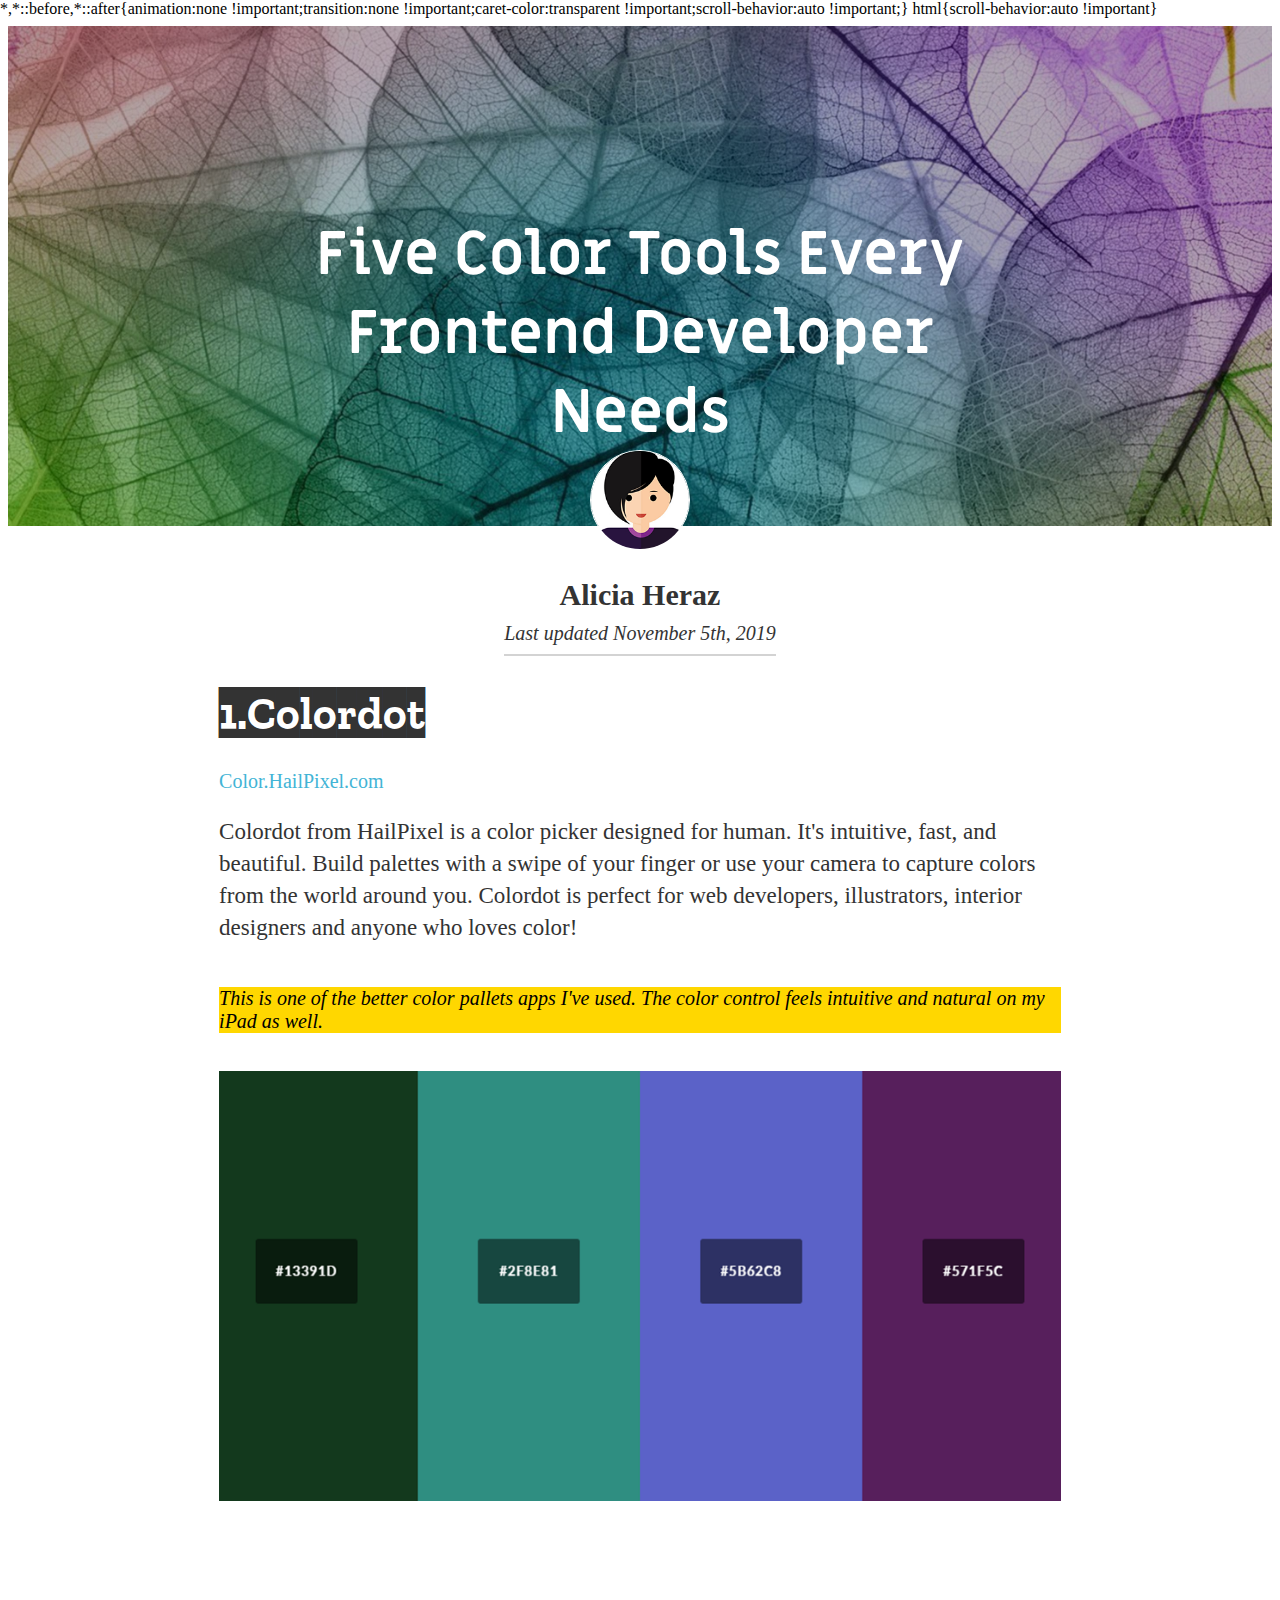
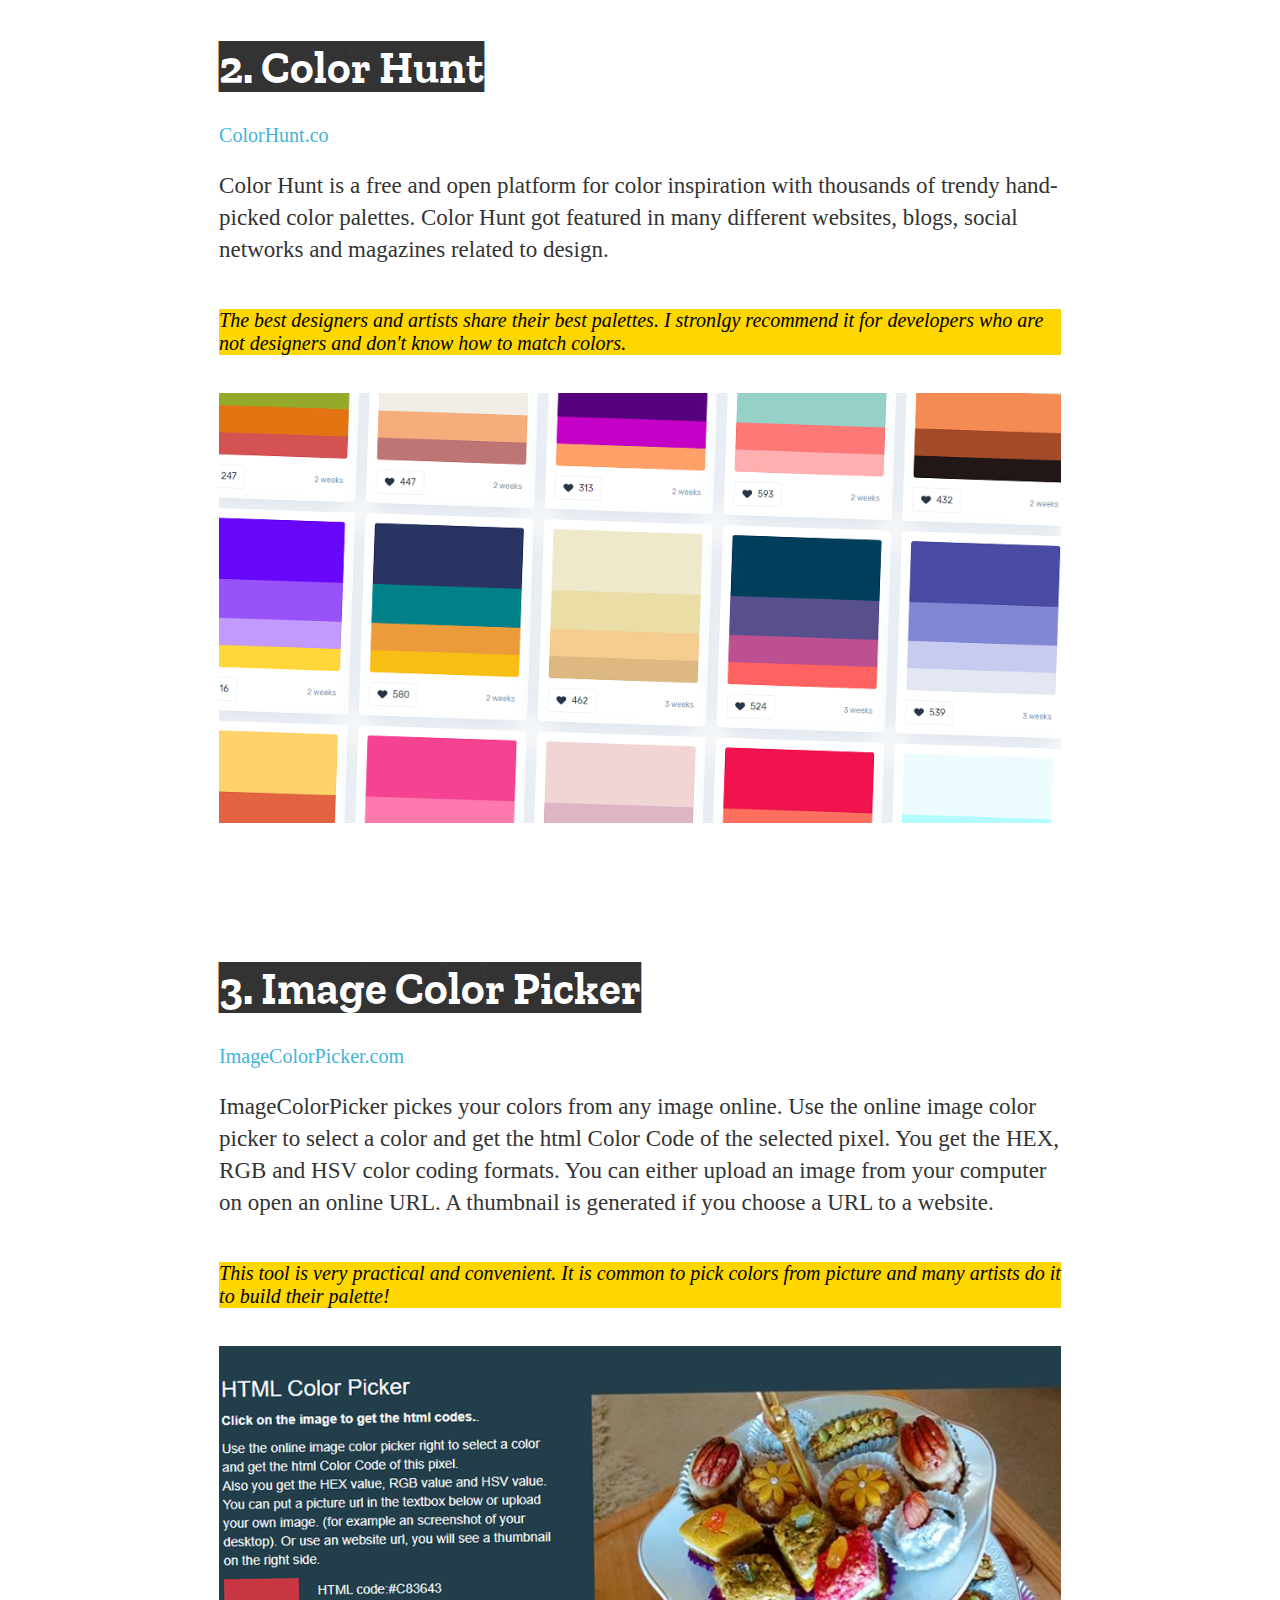
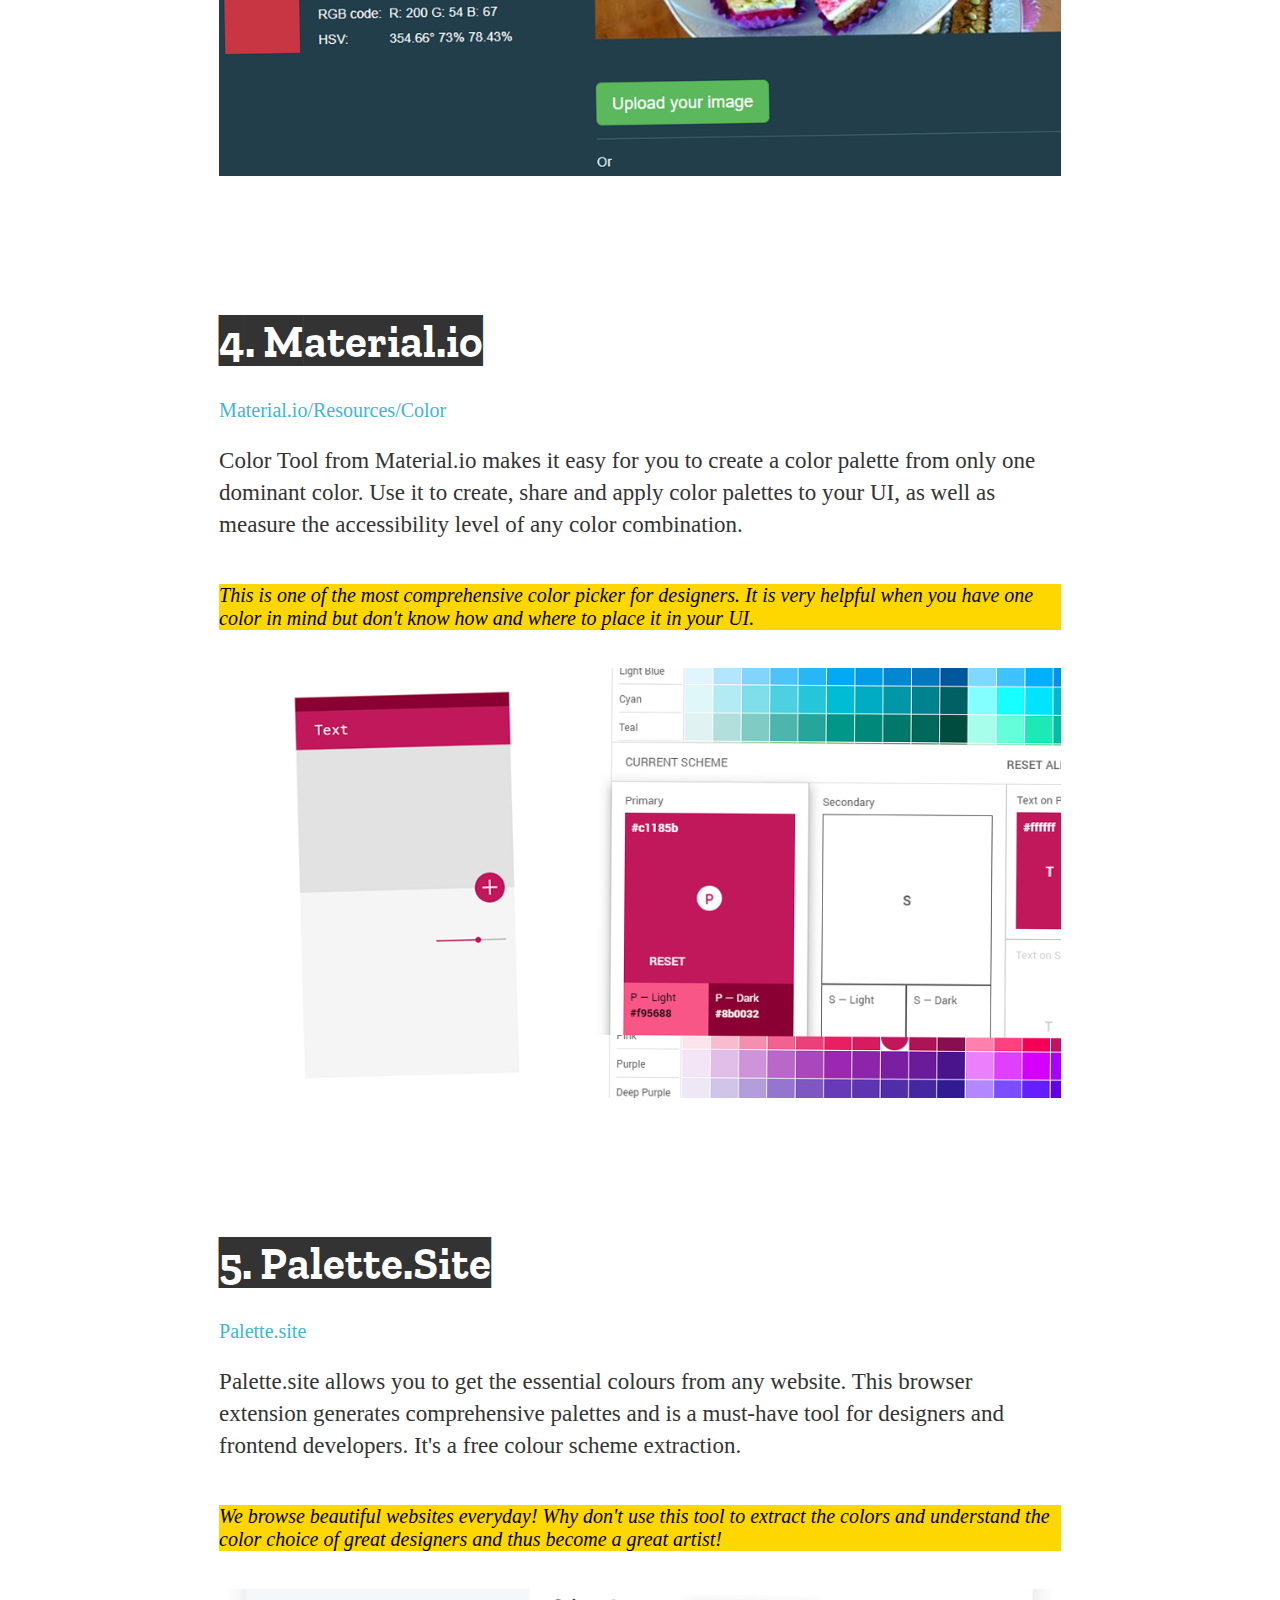
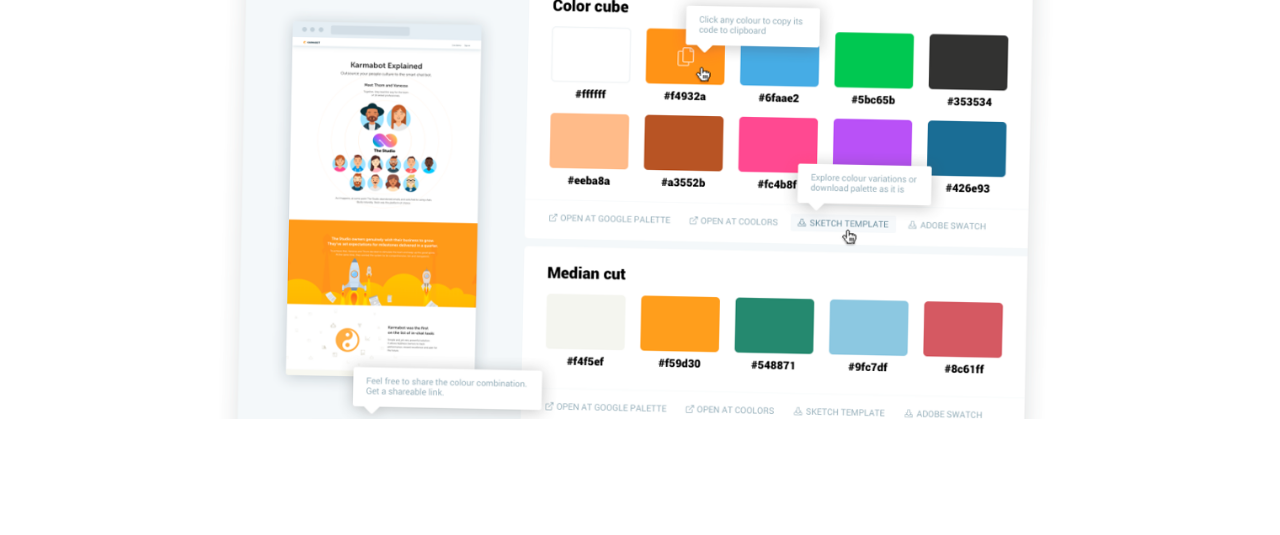
<file: index.html>
<!DOCTYPE html>
<html>
  <head>
    <meta charset="utf-8">
	<title>Alicia's List of Five</title>
	<link rel="icon" href="favicon.ico" type="image/ico"/>
    <link rel='stylesheet' href='fivecolortools-styles.css'/>
	<link href="https://fonts.googleapis.com/css?family=Miriam+Libre&display=swap" rel="stylesheet">
	<link href="https://fonts.googleapis.com/css?family=Zilla+Slab+Highlight&display=swap" rel="stylesheet">
  </head>
  <body>
  
	
<header>

	<div id="page-title">
	
	<h1 id="title">Five Color Tools Every Frontend Developer Needs</h1>
	
	</div>
	
		<img id="profile-image" src="alicia.png"/>

			<div id="profile">
	
			<div><strong>Alicia Heraz</strong></div>
				<div class="date"><em>Last updated November 5th, 2019</em></div>
		
			</div>
		
	</header>
		
	<div id="wrapper">
			
				<h1 id="heading">1.Colordot</h1>
		
			<a id="links" href="https://color.hailpixel.com">Color.HailPixel.com</a>
				
			<p id="content">Colordot from HailPixel is a color picker designed for human. It's intuitive, fast, and beautiful. Build palettes with a swipe of your finger or use your camera to capture colors from the world around you. Colordot is perfect for web developers, illustrators, interior designers and anyone who loves color!</p>
				
			<p class="quotes">This is one of the better color pallets apps I've used. The color control feels intuitive and natural on my iPad as well.</p>
					
			<br>
				
				<img id="picture" src="hailpixel.com.png"/>
		
				<br><br><br><br><br><br>
		
		<h1 id="heading">2. Color Hunt</h1>
		
			<a id="links" href="https://colorhunt.co//">ColorHunt.co</a>

			<p id="content">Color Hunt is a free and open platform for color inspiration with thousands of trendy hand-picked color palettes. Color Hunt got featured in many different websites, blogs, social networks and magazines related to design.</p>

			<p class="quotes">The best designers and artists share their best palettes. I stronlgy recommend it for developers who are not designers and don't know how to match colors.</p>
					
			<br>
			
				<img id="picture" src="colorhunt.co.png"/>
		
			<br><br><br><br><br><br>
			
		<h1 id="heading">3. Image Color Picker</h1>
		
			<a id="links" href="https://imagecolorpicker.com/">ImageColorPicker.com</a>

			<p id="content">ImageColorPicker pickes your colors from any image online. Use the online image color picker to select a color and get the html Color Code of the selected pixel. You get the HEX, RGB and HSV color coding formats. You can either upload an image from your computer on open an online URL. A thumbnail is generated if you choose a URL to a website.</p>

			<p class="quotes">This tool is very practical and convenient. It is common to pick colors from picture and many artists do it to build their palette!</p>
					
			<br>
			
				<img id="picture" src="imagecolorpicker.com.png"/>
			
			<br><br><br><br><br><br>
		
		<h1 id="heading">4. Material.io</h1>
		
			<a id="links" href="https://material.io/resources/color/">Material.io/Resources/Color</a>

			<p id="content">Color Tool from Material.io makes it easy for you to create a color palette from only one dominant color. Use it to create, share and apply color palettes to your UI, as well as measure the accessibility level of any color combination.</p>

			<p class="quotes">This is one of the most comprehensive color picker for designers. It is very helpful when you have one color in mind but don't know how and where to place it in your UI.</p>
					
			<br>
			
				<img id="picture" src="material.io.png"/>
		
			<br><br><br><br><br><br>

		<h1 id="heading">5. Palette.Site</h1>

			<a id="links" href="https://palette.site/">Palette.site</a>

			<p id="content">Palette.site allows you to get the essential colours from any website. This browser extension generates comprehensive palettes and is a must-have tool for designers and frontend developers. It's a free colour scheme extraction.</p>

			<p class="quotes">We browse beautiful websites everyday! Why don't use this tool to extract the colors and understand the color choice of great designers and thus become a great artist!</p>
			
			<br>
			
				<img id="picture" src="palette.site.png"/>

			<br><br><br><br><br><br>
			
	</div>

  </body>
</html>
</file>
<file: fivecolortools-styles.css>
*{
	box-sizing:border-box;
	display: flex;
	flex-direction: column;

}

title{
	display: none;
}

#page-title{
	background-repeat: no-repeat;
	background-size: cover;
	position: top;
	background-image: linear-gradient(rgba(0, 0, 0, .3), rgba(0, 0, 0, .3)), url(header.jpg);
	
	height:500px;
	width:100%;
	font-family: "Miriam Libre", sans-serif;
	font-size: 30px;
	color: white;
	text-align: center;
}

#title{
	max-width: 780px;
	padding-top: 150px;
	display: block;
	margin-left: auto;
	margin-right: auto;

}

#profile{
	font-family: 'Alice', serif;
	font-size: 30px;
	color: rgb(51,51,51);
	line-height: 38px;
	margin-top: 50px;
	margin-left: auto;
	margin-right: auto;
	text-align: center;


}

.date{
	font-size:20px;
	border-bottom: 2px solid lightgray;
	padding-bottom: 2px;
}
#profile-image{
	width: 100px;
	border-radius: 100%;
	border: 1px solid white;
	position:absolute;
	top: 500px;
	left: 50%;
	/** since you didn't teach us about transform css selector so I searched it on https://pineco.de/absolute-centering-with-css/ */
    transform: translate(-50%, -50%);
	margin-bottom: 10px;
}

#wrapper{
	width: 66.6%;
	margin: auto;
}

#heading{
	font-family: "Zilla Slab Highlight", cursive;
	font-size:45px;
	font-weight:bold;
	color:rgb(51, 51, 51);
}

#links {
	font-size:20px;
	text-decoration: none;
	color: #42b4d6;
	
}
#links:hover{
	text-decoration: underline;
	
}

#content{
	font-family: 'Alice', serif;
	font-size: 23px;
	line-height:32px;
	color:rgb(51,51,51);
}

.quotes {
	font-size: 20px;
	display:inline;
	font-style: italic;
	background-color: gold;
}
</file>
